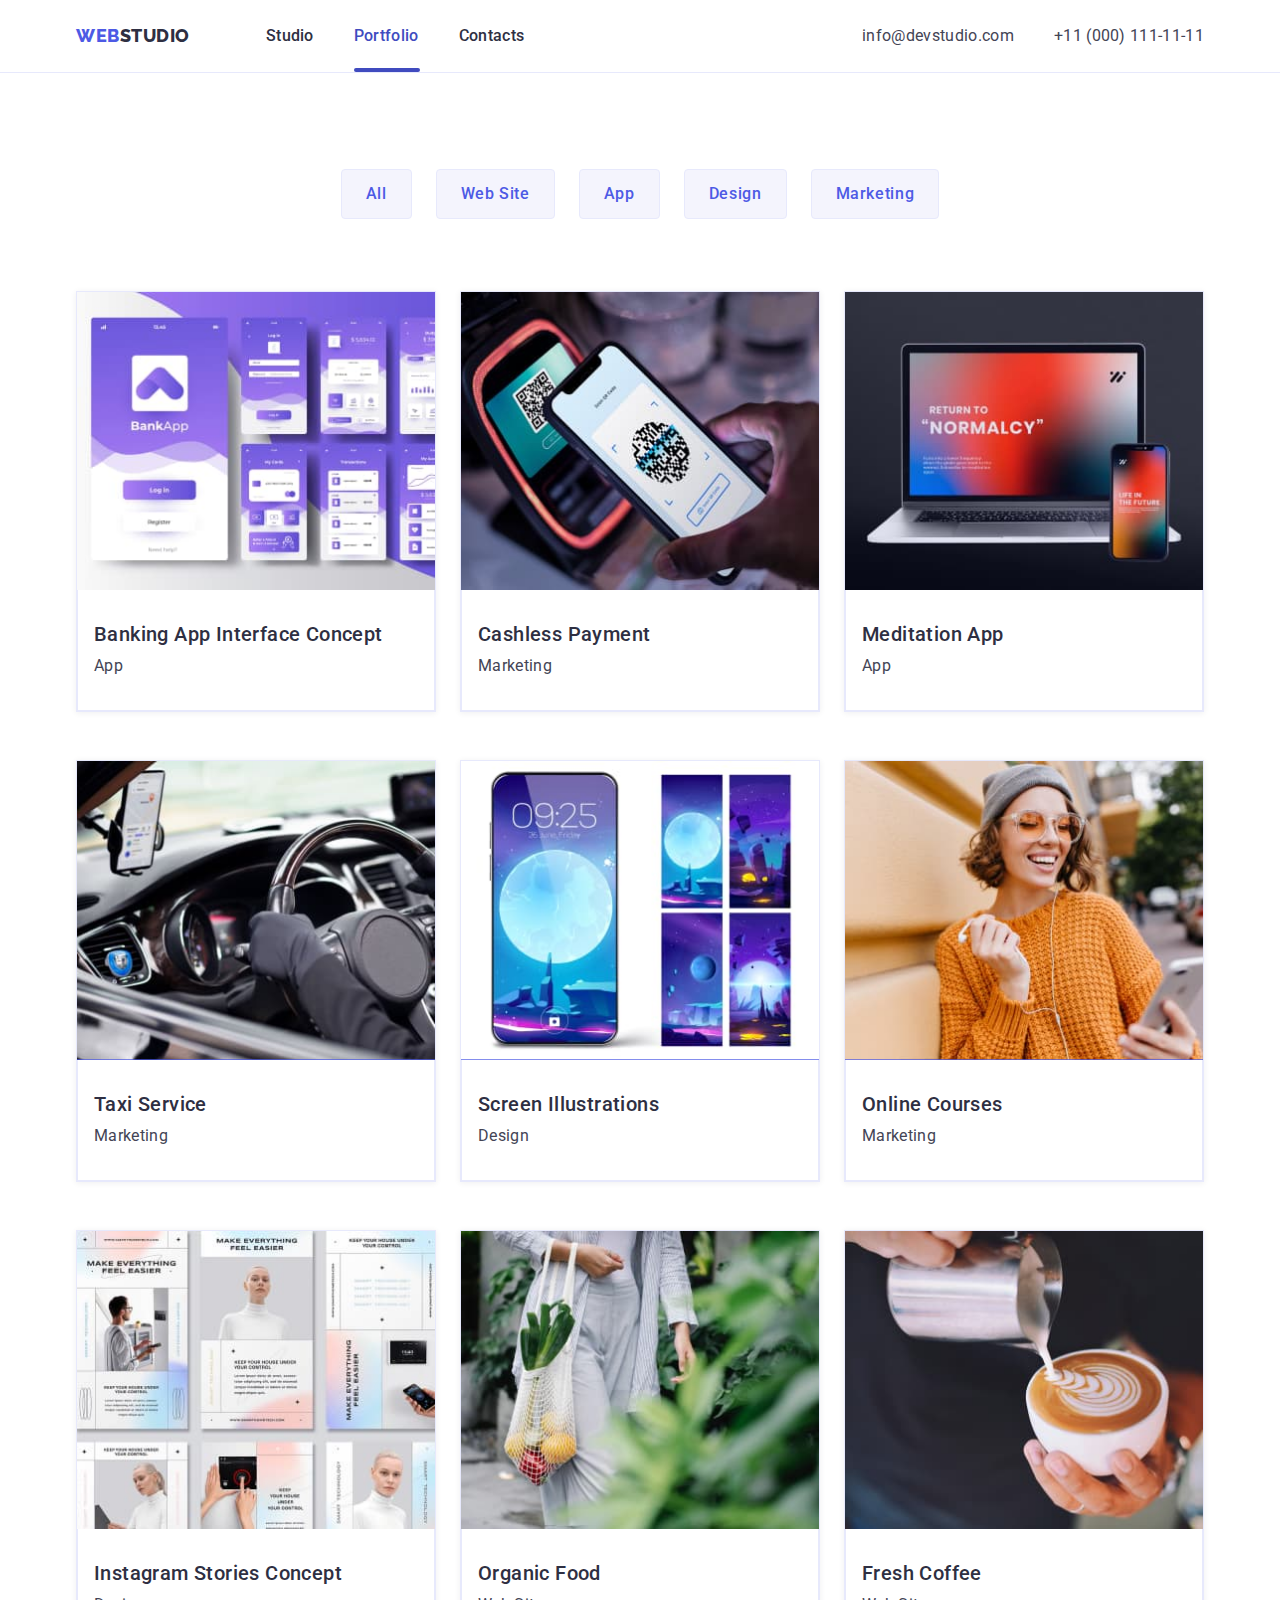
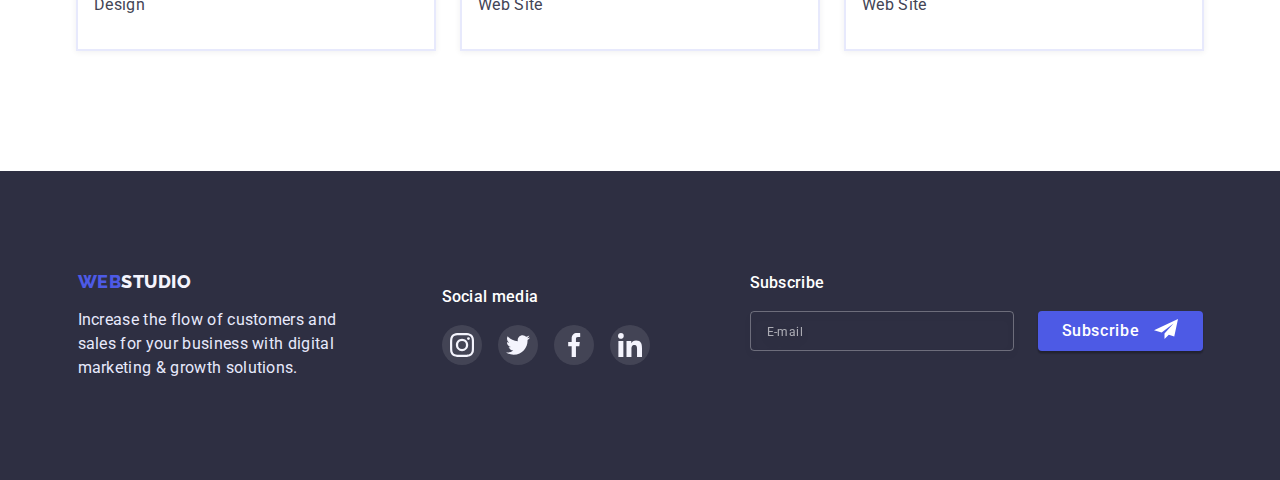
<file: portfolio.html>
<!DOCTYPE html>
<html lang="en">
<head>
    <meta charset="UTF-8">
    <meta http-equiv="X-UA-Compatible" content="IE=edge">
    <meta name="viewport" content="width=device-width, initial-scale=1.0">
    <title>Portfolio</title>
    <!-- Modern normalize -->
    <link rel="stylesheet" href="https://cdn.jsdelivr.net/npm/modern-normalize@1.1.0/modern-normalize.min.css">
    <link rel="stylesheet" href="./css/styles.css">
    <!--Fonts-->
    <link rel="preconnect" href="https://fonts.googleapis.com">
    <link rel="preconnect" href="https://fonts.gstatic.com" crossorigin>
    <link href="https://fonts.googleapis.com/css2?family=Roboto:wght@400;500;700;900&display=swap" rel="stylesheet">

    <link href="https://fonts.googleapis.com/css2?family=Raleway:wght@800&display=swap" rel="stylesheet">
</head>
<body>
    <!--Header-->
    <header class="header header-portfolio">
        <div class="container header-wrapper">
            <nav class="header-nav">
                <a href="./index.html" class="logo">WEB<span class="logo-second-part">STUDIO</span></a>
                <ul class="header-pages">
                    <li><a href="./index.html" class="nav-link">Studio</a></li>
                    <li><a href="./portfolio.html" class="nav-link current-page portfolio-underline">Portfolio</a></li>
                    <li><a href="" class="nav-link">Contacts</a></li>
                </ul>
            </nav>
            <!--<address class="header-contacts">-->
            <ul class="contacts-list">
                <li><a href="mailto:info@devstudio.com" class="contacts-link">info@devstudio.com</a></li>
                <li><a href="tel:+110001111111" class="contacts-link">+11 (000) 111-11-11</a></li>
            </ul>
            <!--</address>-->
        </div>
    </header>
    <!--Portfolio main page-->
    <main>
        <!--Categories list section-->
        <section class="categories-section section">
            <div class="container">
                <h1 hidden>Categories</h1>
                <ul class="ctg-list">
                    <li class="ctg-list-item"><button type="button" class="ctg-btn">All</button></li>
                    <li class="ctg-list-item"><button type="button" class="ctg-btn">Web Site</button></li>
                    <li class="ctg-list-item"><button type="button" class="ctg-btn">App</button></li>
                    <li class="ctg-list-item"><button type="button" class="ctg-btn">Design</button></li>
                    <li class="ctg-list-item"><button type="button" class="ctg-btn">Marketing</button></li>
                </ul>
                <ul class="list card-set">
                    <li class="list-item card-set-item">
                        <a href="" class="card-link">
                            <div class="portfolio-overlay-div">
                                <img src="./images/portfolio/img1.jpg" alt="Banking App Interface Concept" width="360" height="300" class="image">
                                <p class="portfolio-card-overlay">14 Stylish and User-Friendly App Design Concepts · Task Manager App · Calorie Tracker App · Exotic Fruit Ecommerce App · Cloud Storage App</p>
                            </div>
                            <div class="cards-wrapper">
                                <h2 class="section-subtitle">Banking App Interface Concept</h2>
                                <p class="section-desc">App</p>
                            </div>
                        </a>
                    </li>
                    <li class="list-item card-set-item">
                        <a href="" class="card-link">
                            <div class="portfolio-overlay-div">
                                <img src="./images/portfolio/img2.jpg" alt="Cashless Payment" width="360" height="300" class="image">
                                <p class="portfolio-card-overlay">14 Stylish and User-Friendly App Design Concepts · Task Manager App · Calorie Tracker App · Exotic Fruit Ecommerce App · Cloud Storage App</p>
                            </div>
                            <div class="cards-wrapper">
                                <h2 class="section-subtitle">Cashless Payment</h2>
                                <p class="section-desc">Marketing</p>
                            </div>
                        </a>
                    </li>
                    <li class="list-item card-set-item">
                        <a href="" class="card-link">
                            <div class="portfolio-overlay-div">
                                <img src="./images/portfolio/img3.jpg" alt="Meditation App" width="360" height="300" class="image">
                                <p class="portfolio-card-overlay">14 Stylish and User-Friendly App Design Concepts · Task Manager App · Calorie Tracker App · Exotic Fruit Ecommerce App · Cloud Storage App</p>
                            </div>
                            <div class="cards-wrapper">
                                <h2 class="section-subtitle">Meditation App</h2>
                                <p class="section-desc">App</p>
                            </div>
                        </a>
                    </li>
                    <li class="list-item card-set-item">
                        <a href="" class="card-link">
                            <div class="portfolio-overlay-div">
                                <img src="./images/portfolio/img4.jpg" alt="Taxi Service" width="360" height="300" class="image">
                                <p class="portfolio-card-overlay">14 Stylish and User-Friendly App Design Concepts · Task Manager App · Calorie Tracker App · Exotic Fruit Ecommerce App · Cloud Storage App</p>
                            </div>
                            <div class="cards-wrapper">
                                <h2 class="section-subtitle">Taxi Service</h2>
                                <p class="section-desc">Marketing</p>
                            </div>
                        </a>
                    </li>
                    <li class="list-item card-set-item">
                        <a href="" class="card-link">
                            <div class="portfolio-overlay-div">
                                <img src="./images/portfolio/img5.jpg" alt="Screen Illustrations" width="360" height="300" class="image">
                                <p class="portfolio-card-overlay">14 Stylish and User-Friendly App Design Concepts · Task Manager App · Calorie Tracker App · Exotic Fruit Ecommerce App · Cloud Storage App</p>
                            </div>
                            <div class="cards-wrapper">
                                <h2 class="section-subtitle">Screen Illustrations</h2>
                                <p class="section-desc">Design</p>
                            </div>
                        </a>
                    </li>
                    <li class="list-item card-set-item">
                        <a href="" class="card-link">
                            <div class="portfolio-overlay-div">
                                <img src="./images/portfolio/img6.jpg" alt="Online Courses" width="360" height="300" class="image">
                                <p class="portfolio-card-overlay">14 Stylish and User-Friendly App Design Concepts · Task Manager App · Calorie Tracker App · Exotic Fruit Ecommerce App · Cloud Storage App</p>
                            </div>
                            <div class="cards-wrapper">
                                <h2 class="section-subtitle">Online Courses</h2>
                                <p class="section-desc">Marketing</p>
                            </div>
                        </a>
                    </li>
                    <li class="list-item card-set-item">
                        <a href="" class="card-link">
                            <div class="portfolio-overlay-div">
                                <img src="./images/portfolio/img7.jpg" alt="Instagram Stories Concept" width="360" height="300" class="image">
                                <p class="portfolio-card-overlay">14 Stylish and User-Friendly App Design Concepts · Task Manager App · Calorie Tracker App · Exotic Fruit Ecommerce App · Cloud Storage App</p>
                            </div>
                            <div class="cards-wrapper">
                                <h2 class="section-subtitle">Instagram Stories Concept</h2>
                                <p class="section-desc">Design</p>
                            </div>
                        </a>
                    </li>
                    <li class="list-item card-set-item">
                        <a href="" class="card-link">
                            <div class="portfolio-overlay-div">
                                <img src="./images/portfolio/img8.jpg" alt="Organic Food" width="360" height="300" class="image">
                                <p class="portfolio-card-overlay">14 Stylish and User-Friendly App Design Concepts · Task Manager App · Calorie Tracker App · Exotic Fruit Ecommerce App · Cloud Storage App</p>
                            </div>
                            <div class="cards-wrapper">
                                <h2 class="section-subtitle">Organic Food</h2>
                                <p class="section-desc">Web Site</p>
                            </div>
                        </a>
                    </li>
                    <li class="list-item card-set-item">
                        <a href="" class="card-link">
                            <div class="portfolio-overlay-div">
                                <img src="./images/portfolio/img9.jpg" alt="Fresh Coffee" width="360" height="300" class="image">
                                <p class="portfolio-card-overlay">14 Stylish and User-Friendly App Design Concepts · Task Manager App · Calorie Tracker App · Exotic Fruit Ecommerce App · Cloud Storage App</p>
                            </div>
                            <div class="cards-wrapper">
                                <h2 class="section-subtitle">Fresh Coffee</h2>
                                <p class="section-desc">Web Site</p>
                            </div>
                        </a>
                    </li>
                </ul>
            </div>
        </section>
    </main>
    <footer class="footer">
        <div class="container footer-outflex">
            <div class="footer-flex">
                <div class="footer-info">
                    <a href="./index.html" class="footer-logo">WEB<span class="footer-second-color">STUDIO</span></a>
                    <p class="footer-desc">Increase the flow of customers and sales for your business with digital marketing & growth solutions.</p>
                </div>
                <div class="footer-social">
                    <h2 class="footer-subtitle">Social media</h2>
                    <ul class="socials">
                        <li class="socials-item">
                            <a class="socials-link footer-link" href="https://instagram.com" aria-label="Instagram" target="_blank"
                                rel="noopener noreferrer">
                                <svg class="socials-icon" width="24" height="24">
                                    <use href="./images/icons.svg#instagram"></use>
                                </svg>
                            </a>
                        </li>
                        <li class="socials-item">
                            <a class="socials-link footer-link" href="" aria-label="Twitter" target="_blank" rel="noopener noreferrer">
                                <svg class="socials-icon" width="24" height="24">
                                    <use href="./images/icons.svg#twitter"></use>
                                </svg>
                            </a>
                        </li>
                        <li class="socials-item">
                            <a class="socials-link footer-link" href="" aria-label="Facebook" target="_blank" rel="noopener noreferrer">
                                <svg class="socials-icon" width="24" height="24">
                                    <use href="./images/icons.svg#facebook"></use>
                                </svg>
                            </a>
                        </li>
                        <li class="socials-item">
                            <a class="socials-link footer-link" href="" aria-label="Linkedin" target="_blank" rel="noopener noreferrer">
                                <svg class="socials-icon" width="24" height="24">
                                    <use href="./images/icons.svg#linkedin"></use>
                                </svg>
                            </a>
                        </li>
                    </ul>
                </div>
            </div>
            <div class="footer-subscribe">
                <p class="footer-subtitle">Subscribe</p>
                <form class="footer-form">
                    <label class="footer-field">
                        <input type="email" required placeholder="E-mail" class="footer-input" name="subscribe">
                    </label>
                    <button class="footer-btn" type="submit">Subscribe
                        <svg class="footer-btn-icon" width="24" height="20">
                          <use href="./images/icons.svg#subscribe"></use>
                        </svg>
                    </button>
                </form>
            </div>
        </div>
    </footer>
</body>
</html>
</file>
<file: css/styles.css>
:root {
    /* Font */
    --main-font: 'Roboto', sans-serif;
    --title-font: 'Raleway', sans-serif;

    /* Text colors  */
    --white-color: #ffffff;
    --white-60: rgba(255, 255, 255, 0.6);
    --white-30: rgba(255, 255, 255, 0.3);
    --modal-white: #FCFCFC;
    --text-navyblue: #2E2F42;
    --text-slate: #434455;
    --activate-iris: #4D5AE5;
    --pressed-ocean: #404BBF;
    --success-green-100: rgb(49, 208, 170);
    --success-green-75: rgb(49, 208, 170, 0.75);
    --success-green-50: rgb(49, 208, 170, 0.5);
    --success-green-10: rgba(49, 208, 170, 0.102);
    --light-slate: #8E8F99;
    --accent: #E7E9FC;
    --navyblue-modal: rgb(46, 47, 66, 0.4);
    --form-border-20: rgba(33, 33, 33, 0.2);
    --placeholder-text: rgba(117, 117, 117, 0.5);
    --checkbox-text: #757575;


    /* Background colors */
    --bg-light-cloud: #F4F4FD;
    --bg-hero-gray: rgba(46, 47, 66, 0.7);
    --link-dark-bd: rgba(255, 255, 255, 0.1);
    /* Card set */
    --indent: 72px;
    --items: 1;
    /*Other*/
    --anim: 250ms cubic-bezier(0.4, 0, 0.2, 1);
}

/* reset start */
h1,
h2,
h3,
h4,
h5,
h6,
p {
    margin: 0;
}

ul {
    margin: 0;
    padding: 0;
    list-style: none;
}

a {
    color: currentColor;
    text-decoration: none;
}

button {
    cursor: pointer;
}

img {
    display: block;
}

.visually-hidden {
    position: absolute;
    width: 1px;
    height: 1px;
    margin: -1px;
    border: 0;
    padding: 0;

    white-space: nowrap;
    clip-path: inset(100%);
    clip: rect(0 0 0 0);
    overflow: hidden;
}

/* reset end */

/* Base styles */
body{
    font-family: var(--main-font);
    background-color: var(--white-color);
    font-size: 16px;
}

button{
    box-shadow: 0px 3px 1px rgba(0, 0, 0, 0.1), 0px 2px 1px rgba(0, 0, 0, 0.08), 0px 2px 2px rgba(0, 0, 0, 0.12);
    border-radius: 4px;
    border-width: 0;
    
    cursor: pointer;
    transition: background-color var(--anim);
}
button:hover,button:focus{
    background-color: var(--pressed-ocean);
}

img {
  display: block;
  max-width: 100%;
  height: auto;

  object-fit: cover;
  object-position: center;
}
/* 320px <= phone screen <= infinity */
.section {
    padding-top: 96px;
    padding-bottom: 96px;
    /*outline: 2px solid blueviolet;
    outline-offset: -2px; */
}
/* 768px <= tablet screen <= infinity */
@media screen and (min-width: 768px) {
    .section {
    padding-top: 96px;
    padding-bottom: 96px; 
}
}
/* 1200px <= tablet screen <= infinity */
@media screen and (min-width: 1200px) {
    .section {
    padding-top: 120px;
    padding-bottom: 120px;
}
}

/* 320px <= phone screen <= infinity */
.container {
    max-width: 428px;
    padding-left: 15px;
    padding-right: 15px;
    margin-left: auto;
    margin-right: auto;

   /* outline: 2px solid red;
    outline-offset: -2px;*/
}
/* 768px <= tablet screen <= infinity */
@media screen and (min-width: 768px) {
    .container {
    max-width: 768px;
    }
}

/* 1200px <= tablet screen <= infinity */
@media screen and (min-width: 1200px) {
    .container {
    max-width: 1158px;
    }
}


/* Card set / grid*/

.card-set {
    display: flex;
    flex-wrap: wrap;

    gap: var(--indent);
}

.card-set-item {
    flex-basis: calc((100% - (var(--indent) * (var(--items) - 1))) / var(--items));
}

/*Header*/

/* 320px <= phone screen <= infinity */
.header{
    padding-top: 24px;
    padding-bottom: 24px;
    position: relative;
}
.header-portfolio {
    border-bottom: 1px solid var(--accent);
}
.header-wrapper {
    display: none;

}
/* 768px <= tablet screen <= infinity */
@media screen and (min-width: 768px) {
    .header-wrapper {
        display: flex;
        align-items: center;
    }
    .mobile-header-wrap {
        display: none;
    }
}

/* 1200px <= tablet screen <= infinity */
@media screen and (min-width: 1200px) {}
.header-nav {
    display: flex;
    align-items: center;
    line-height: 1.5;
    letter-spacing: 0.02em;

    color: var(--text-navyblue);
    margin-right: auto;
}

.logo{
    font-family: var(--title-font);
    font-weight: 800;
    font-size: 18px;
    line-height: calc(24 / 18);
    letter-spacing: 0.03em;

    color: var(--activate-iris);
    margin-right: 76px;
}

.logo-second-part {
    color: var(--text-navyblue);
}

.nav-link {
    display: block;
    font-weight: 500;
    line-height: 1.5;
    letter-spacing: 0.02em;

    color: var(--text-navyblue);
    transition: color var(--anim);
}
.nav-link:hover,
.nav-link:focus {
    color: var(--pressed-ocean)
}

.current-page,.current-link {
    color: var(--pressed-ocean);
}

.studio-underline::after, .portfolio-underline::after {
    content: "";
    position: absolute;
    bottom: 0;

    display: block;
    width: 48px;
    height: 4px;

    background-color: var(--pressed-ocean);
    border-radius: 2px;
}

.portfolio-underline::after {
    width: 66px;
}

.header-pages {

    display: flex;
    align-items: center;
    gap: 40px;
}
.socials {
    display: flex;
    gap: 16px;
}

.header-socials {
}


.contacts-link {
    font-style: normal;
    line-height: 1.5;
    letter-spacing: 0.02em;

    color: var(--text-slate);
    transition: color var(--anim);
}

.contacts-link:hover,
.contacts-link:focus {
    color: var(--pressed-ocean)
}

/* 768px <= tablet screen <= infinity */
@media screen and (min-width: 768px) {
    .contacts-list {
        display: flex;
        flex-direction: column;
        gap: 4px;
    }
    .contacts-link {
        font-size: 12px;
        line-height: calc(16 / 12);
        letter-spacing: 0.04em;
    }
    .logo {
        margin-right: 120px;
    }
    .header {
        padding-bottom: 9px;
    }
}

/* 1200px <= tablet screen <= infinity */
@media screen and (min-width: 1200px) {
    .contacts-list {
        flex-direction: row;
        gap: 40px;
    }
    .contacts-link {
        font-size: 16px;
        line-height: 1.5;

        letter-spacing: 0.02em;
    }
    .logo {
        margin-right: 76px;
    }
    .header {
        padding-bottom: 24px;
    }
}

/*Footer*/

/* 320px <= phone screen <= infinity */
.footer {
    padding-top: 100px;
    padding-bottom: 100px;
    background-color: var(--text-navyblue);
    text-align: center;
}

.footer-logo {
    display: block;
    font-family: var(--title-font);
    font-weight: 800;
    font-size: 18px;
    line-height: calc(21 / 18);

    align-items: center;
    letter-spacing: 0.03em;

    color: var(--activate-iris);
    margin-bottom: 16px;
}

.footer-second-color {
    color: var(--bg-light-cloud);
}
.footer-info {
    margin-left: auto;
    margin-right: auto;
    margin-bottom: 72px;
}
.footer-desc {
    width: 268px;
    line-height: 1.5;
    letter-spacing: 0.02em;
    color: var(--accent);
    text-align: left;
}

.footer-flex {
    display: flex;
    flex-direction: column;
    align-items: center;
    margin-bottom: 72px;
}

.footer-social {
    margin-left: auto;
    margin-right: auto;
    /*margin-right: 80px;*/
}


.footer-subtitle {
    margin-bottom: 16px;

    font-weight: 500;
    font-size: 16px;
    line-height: 1.5;
    letter-spacing: 0.02em;

    color: var(--white-color);
}

.footer-link {
    transition: background-color var(--anim);
}


.socials-link {
    display: flex;
    justify-content: center;
    align-items: center;
    width: 40px;
    height: 40px;
    background-color: var(--link-dark-bd);
    border-radius: 50%;
}

.footer-link:hover, .footer-link:focus {
    background-color: var(--success-green-100);
}
/* 768px <= tablet screen <= infinity */
@media screen and (min-width: 768px) {
    .footer {
        display: flex;
        justify-content: center;
    }
    .footer-flex {
        flex-direction: row;
        gap: 24px;
        margin-bottom: 72px;
    }
    .footer-info,.footer-social {
        text-align: left;
        margin: 0px;
    }
    .footer-desc {
    width: 264px;
    }
}

/* 1200px <= tablet screen <= infinity */
@media screen and (min-width: 1200px) {
    .footer-desc {
        margin-right: 120px;
    }
}

/*Footer form subscribe*/

/* 320px <= phone screen <= infinity */
.footer-form {
    display: flex;
    flex-direction: column;
    align-items: center;
    gap: 16px;

    gap: 24px;
}
.footer-subscribe {
    margin-left: auto;
    margin-right: auto;
}
.footer-input {
    padding: 0px 16px;
    font-size: 14px;
    line-height: 200%;
    letter-spacing: 0.04em;
    color: var(--white-color);
    min-width: 396px;
    width: 100%;
    margin-left: auto;
    margin-right: auto;
    height: 40px;
    border: 1px solid var(--white-30);
    border-radius: 4px;
    background-color: transparent;
    filter: drop-shadow(0px 4px 4px rgba(0, 0, 0, 0.15));
}
@media screen and (max-width: 400px) {
    .footer-input {
        min-width: 300px;
    }
}
.footer-input::placeholder {
    font-size: 12px;
    line-height: 200%;
    letter-spacing: 0.04em;
    color: var(--white-60);
}
.footer-input:focus::placeholder {
    display: block;
    color: var(--white-color);
}
.footer-btn {
    display: block;
    position: relative;
    width: 165px;
    height: 40px;
    padding: 8px 24px;
    

    font-weight: 500;
    font-size: 16px;
    line-height: 1.5;
    letter-spacing: 0.04em;
    color: var(--white-color);

    background-color: var(--activate-iris);
    border-radius: 4px;
    text-align: left;
    transition: background-color var(--anim);
}
.footer-btn-icon {
    position: absolute;
    top: 8px;
    left: 116px;
}

/* 768px <= tablet screen <= infinity */
@media screen and (min-width: 768px) {
    .footer-form {
        flex-direction: row;
        gap: 24px;
    }
    .footer-subtitle {
        text-align: left;
    }
    .footer-input {
        min-width: 0;
        width: 264px;
    }
}

/* 1200px <= tablet screen <= infinity */
@media screen and (min-width: 1200px) {
    .footer-desc {
        margin-right: 0;
    }
    .footer-form {
    display: flex;
    align-items: center;
    }
    .footer-flex {
        gap: 100px;
        margin-bottom: 0;
    }
    .footer-outflex {
        display: flex;
        gap: 100px;
    }
}

/* Index HTML Main page*/

/*Main page - Hero section*/

@media screen and (max-width: 767px) {
  .hero {
    min-height: 432px;
    max-width: 1440px;
    background-image: linear-gradient(rgba(46, 47, 66, 0.7), rgba(46, 47, 66, 0.7)), url(../images/hero/hero-bg_mob@1x.jpg);
  }
}
@media screen and (min-width: 768px) and (max-width: 1199.98px) {
  .hero {
    /*min-height: 436px;*/
    width: 100%;
    background-image: linear-gradient(rgba(46, 47, 66, 0.7), rgba(46, 47, 66, 0.7)), url(../images/hero/hero-bg_tab@1x.jpg);
  }
}
@media screen and (min-width: 1200px) {
  .hero {
    height: 600px;
    background-image: linear-gradient(rgba(46, 47, 66, 0.7), rgba(46, 47, 66, 0.7)), url(../images/hero/hero-bg_desc@1x.jpg);
  }
}

@media screen and (min-device-pixel-ratio: 2) and (max-width: 767px), (-webkit-min-device-pixel-ratio: 2) and (max-width: 767px), (min-resolution: 192dpi) and (max-width: 767px), (min-resolution: 2dppx) and (max-width: 767px) {
  .hero {
    background-image: linear-gradient(rgba(46, 47, 66, 0.7), rgba(46, 47, 66, 0.7)), url(../images/hero/hero-bg_mob@2x.jpg);
  }
}
@media screen and (min-device-pixel-ratio: 2) and (min-width: 768px), (-webkit-min-device-pixel-ratio: 2) and (min-width: 768px), (min-resolution: 192dpi) and (min-width: 768px), (min-resolution: 2dppx) and (min-width: 768px) {
  .hero {
    background-image: linear-gradient(rgba(46, 47, 66, 0.7), rgba(46, 47, 66, 0.7)), url(../images/hero/hero-bg_tab@2x.jpg);
  }
}
@media screen and (min-device-pixel-ratio: 2) and (min-width: 1200px), (-webkit-min-device-pixel-ratio: 2) and (min-width: 1200px), (min-resolution: 192dpi) and (min-width: 1200px), (min-resolution: 2dppx) and (min-width: 1200px) {
  .hero {
    background-image: linear-gradient(rgba(46, 47, 66, 0.7), rgba(46, 47, 66, 0.7)), url(../images/hero/hero-bg_desc@2x.jpg);
  }
}



/* 320px <= phone screen <= infinity */
.hero {
    text-align: center;
    padding-top: 112px;
    padding-bottom: 112px;
    /*background: linear-gradient(rgba(46, 47, 66, 0.7), rgba(46, 47, 66, 0.7)) ,url(../images/hero/hero-bg.jpg);*/
    background-repeat: no-repeat;
    background-size: cover;
    max-width: 1440px;
    margin: 0 auto;
    }
/* 768px <= tablet screen <= infinity */
@media screen and (min-width: 768px) {
    .hero {
        /*padding-top: 112px;
        padding-bottom: 112px;*/
        /*min-width: 768px;*/
    }
}

/* 1200px <= tablet screen <= infinity */
@media screen and (min-width: 1200px) {
    .hero {
        padding-top: 188px;
        padding-bottom: 188px;
        max-width: 1440px;
    }
}

/* 320px <= phone screen <= infinity */
.hero-title {
    max-width: 320px;
    margin-bottom: 72px;
    margin-left: auto;
    margin-right: auto;

    font-size: 36px;
    line-height: calc(40 / 36);
    letter-spacing: 0.02em;

    color: var(--white-color);
}
/* 768px <= tablet screen <= infinity */
@media screen and (min-width: 768px) {
    .hero-title {
    max-width: 496px;
    margin-bottom: 40px;

    font-size: 56px;
    line-height: calc(60 / 56);
}}

/* 1200px <= tablet screen <= infinity */
@media screen and (min-width: 1200px) {
    .hero-title {
    max-width: 500px;
    margin-bottom: 48px;

}
}
.hero-btn {
    padding: 16px 32px;
    margin: 0 auto;

    font-weight: 500;
    font-size: 16px;
    letter-spacing: 0.04em;

    background: var(--activate-iris);
    box-shadow: 0px 4px 4px rgba(0, 0, 0, 0.15);

    color: var(--white-color);
}
.hero-btn:hover, .hero-btn:active{
    background-color: var(--pressed-ocean);
}

/*Main page - Features section*/

.features-list-item {
    flex-basis: 396px;
    gap: 72px;
}
.features-icon {
    display: none;
}
.features-wrapper {
    display: none;
}
.section-subtitle {
    margin-bottom: 8px;

    font-weight: 700;
    font-size: 36px;
    line-height: calc(40 / 36);
    letter-spacing: 0.02em;

    color: var(--text-navyblue);
}
.features-subtitle {
    text-align: center;
    
}
.section-desc {
    line-height: 1.5;
    letter-spacing: 0.02em;
    color: var(--text-slate);
}

/* 320px <= phone screen <= infinity */
@media screen and (max-width: 767.98px) {
    .features-list {
        display: flex;
        justify-content: center;
    }
}
@media screen and (min-width: 1200px)  {
    .features {
        padding-bottom: 0;
    }
}

/* 768px <= tablet screen <= infinity */
@media screen and (min-width: 768px) {
    .features-icon {
        display: none;
    }
    .features-list {
        row-gap: var(--indent);
        column-gap: 24px;
    }
    .features-list-item {
        --items: 2;
        flex-basis: 356px;
    }
    .features-subtitle {
        text-align: left;
    }
}

/* 1200px <= tablet screen <= infinity */
@media screen and (min-width: 1200px) {
    .features-wrapper {
        height: 112px;
        display: flex;
        justify-content: center;
        align-items: center;
        margin-bottom: 8px;

        border-radius: 4px;
        background-color: var(--bg-light-cloud);
    }
    .features-icon {
        display: block;
    }
    .section-subtitle {
    font-weight: 500;
    font-size: 20px;
    line-height: calc(24 / 20);
    }
    .features-list {
        gap: 24px;
    }
    .features-list-item {
        --items: 4;
        flex-basis: 264px;
    }
    .features-subtitle {
        text-align: left;
    }
}
/*Main page - About section*/
/* 320px <= phone screen <= infinity */
.section-title{
    margin-bottom: 72px;

    font-size: 36px;
    text-transform: capitalize;
    line-height: calc(40 / 36);
    letter-spacing: 0.02em;
    text-align: center;
    color: var(--text-navyblue);
}
/* 768px <= tablet screen <= infinity */
@media screen and (max-width: 1199.98px) {
    .about {
        display: none;
    }
}

/* 1200px <= tablet screen <= infinity */
@media screen and (min-width: 1200px) {
    .about-list {
        --indent: 24px;
        --items: 3;
    }

    .about-item {
        flex-basis: 360px;
    }
}

/*Main page - Team section*/

/* 320px <= phone screen <= infinity */
.team {
    background-color: var(--bg-light-cloud);
}
.team-list {
    --items: 1;
    justify-content: center;
}
.team-list-item {
    flex-basis: 260px;
    background: var(--white-color);
    box-shadow: 0px 1px 6px rgba(46, 47, 66, 0.08), 0px 1px 1px rgba(46, 47, 66, 0.16), 0px 2px 1px rgba(46, 47, 66, 0.08);
    border-radius: 0px 0px 4px 4px;
}
/* 768px <= tablet screen <= infinity */
@media screen and (min-width: 768px) {
    .team-list {
        row-gap: 64px;
        column-gap: 24px;
        --items: 2;
    }
    .team-list-item {
        flex-basis: 264px;
    }
}

/* 1200px <= tablet screen <= infinity */
@media screen and (min-width: 1200px) {
    .team-list {
        --items: 4;
}
}

.team-wrapper {
    padding: 32px 16px;
}
@media screen and (max-width: 1199.98px) {
.team-subtitle {
    font-weight: 500;
    font-size: 20px;
    line-height: calc(24 / 20);
}
}
.team-desc {
    margin-bottom: 8px;
}

.team-list-item {
    text-align: center;
}

.team-position {
    font-weight: 400;
    font-size: 16px;
    line-height: 1.5;
    letter-spacing: 0.02em;

    color: var(--text-slate);
}

/* Socials team*/
.team-socials {
    gap:24px;
}
.team-link {
    background-color: var(--activate-iris);
    border-radius: 50%;
    transition: background-color var(--anim);
}
.team-link:hover, .team-link:focus {
    background-color: var(--pressed-ocean);
}

/* Customers section*/

/* 320px <= phone screen <= infinity */

.cust-link {
    display: flex;
    justify-content: center;
    align-items: center;
    width: 100%;
    height: 88px;

    color: var(--light-slate);
    border: 1px solid var(--light-slate);
    border-radius: 4px;
    transition: color var(--anim), border-color var(--anim);
}

.cust-link:hover, .cust-link:focus {
    color: var(--pressed-ocean);
    border-color: var(--pressed-ocean);
}
.cust-icon {
    fill: currentColor;
}

.cust-list {
    --items: 2;
    justify-content: center;
    column-gap: 16px;
}

.cust-item {
        flex-basis: calc((100% - 16px) / 2);
    }
/* 768px <= tablet screen <= infinity */
@media screen and (min-width: 768px) {
    .cust-list {
     --items: 3;
     column-gap: 24px;
    }
    .cust-item {
        flex-basis: 168px;
    }
}

/* 1200px <= tablet screen <= infinity */
@media screen and (min-width: 1200px) {
    .cust-list {
        --items: 6;
    }
    .cust-item {
    width: 168px;
    height: 88px;
}
}

/*Portfolio - Catalog section*/

.categories-section {
    padding-top: 96px;
}

.ctg-list {
    display: flex;
    align-items: center;
    justify-content: center;
    gap: 24px;

    margin-bottom: 72px;
}

.ctg-list-item {}

.ctg-btn {
    padding: 12px 24px;

    font-weight: 500;
    font-size: 16px;
    line-height: 1.5;

    letter-spacing: 0.04em;

    box-shadow: none;

    background: var(--bg-light-cloud);
    color: var(--activate-iris);
    border: 1px solid var(--accent);
    transition: color var(--anim), box-shadow var(--anim), background-color var(--anim);
}

.ctg-btn:hover,
.ctg-btn:focus {
    color: white;
    box-shadow: 0px 3px 1px rgba(0, 0, 0, 0.1), 0px 2px 1px rgba(0, 0, 0, 0.08), 0px 2px 2px rgba(0, 0, 0, 0.12);
}

.cards-wrapper {
    background-color: var(--white-color);
    border: 1px solid var(--accent);
    border-top: none;

    padding: 32px 0px 32px 16px;
}

.list {
    column-gap: 24px;
    row-gap: 48px;
}

.list-item {
    flex-basis: calc((100% - 48px) / 3);
    border: 1px solid #E7E9FC;
    box-shadow: 0px 1px 6px rgba(46, 47, 66, 0.08);
}

.card-link {
    transition: box-shadow var(--anim);
}

.card-link:hover,
.card-link:focus {
    display: block;
    box-shadow: 0px 1px 6px rgba(46, 47, 66, 0.08), 0px 1px 1px rgba(46, 47, 66, 0.16), 0px 2px 1px rgba(46, 47, 66, 0.08);
}

img {
    display: block;
    max-width: 100%;
    height: auto;
}

/*Overlay card*/
.portfolio-overlay-div{
    position: relative;
    overflow: hidden;
}

.portfolio-card-overlay{
    background-color: var(--activate-iris);
    font-size: 16px;
    line-height: 1.5;
    letter-spacing: 0.02em;
    padding-left: 32px;
    padding-right: 32px;
    padding-top: 40px;
    color: #F4F4FD;
    position: absolute;
    left: 0;
    top: 0;
    width: 100%;
    height: 100%;
    overflow: auto;
    transform: translate(0, 100%);
    transition: transform var(--anim);

}

.card-link:hover .portfolio-card-overlay,
.card-link:focus .portfolio-card-overlay{
    transform: translate(0, 0);
}

/*Modal*/
.backdrop {
    position: fixed;
    top: 0;
    left: 0;
    z-index: 1000;
    width: 100%;
    height: 100%;
    background-color: var(--navyblue-modal);

    transition: opacity 400ms ease, visibility 400ms ease;
}

.backdrop.is-hidden {
    opacity: 0;
    visibility: hidden;
    pointer-events: none;
}
.backdrop.is-hidden .modal {
    transform: translateX(-50%) translateY(-70%);
    opacity: 0;

    transition-delay: 200ms;
}
.modal {
    position: absolute;
    top: 50%;
    left: 50%;
    transform: translate(-50%, -50%);
    width: 95%;
    min-height: 586px;
    padding: 72px 24px 24px;
    background: var(--modal-white);
    box-shadow: 0px 1px 1px rgba(0, 0, 0, 0.14), 0px 1px 3px rgba(0, 0, 0, 0.12), 0px 2px 1px rgba(0, 0, 0, 0.2);
    border-radius: 4px;

    transition: transform 400ms ease 200ms, opacity 400ms ease 200ms;
}
@media screen and (min-width: 428px) {
    .modal {
        width: 392px;
    }
}

@media screen and (min-width: 768px) {
    .modal {
        width: 408px;
    }
}

/* 1200px <= tablet screen <= infinity */
@media screen and (min-width: 1200px) {
    .cust-list {
        --items: 6;
    }
    .cust-item {
    width: 168px;
    height: 88px;
}
}
.modal-btn {
    display: flex;
    align-items: center;
    justify-content: center;
    position: absolute;
    top: 24px;
    right: 24px;
    width: 24px;
    height: 24px;
    background: var(--accent);
    border: 1px solid rgba(0, 0, 0, 0.1);
    border-radius: 50%;
    box-shadow: none;

    transition: background-color var(--anim), fill var(--anim);
}
.modal-btn:hover>.modal-icon, .modal-btn:focus>.modal-icon, .mobile-menu-close-btn:hover>.mobile-menu-close-icon, .mobile-menu-close-btn:focus>.mobile-menu-close-icon {
    fill: var(--white-color);
}
.modal-icon {
    fill: black;
}

/*Modal form*/

.modal-title {
    display: block;
    text-align: center;
    margin-bottom: 14px;

    font-weight: 500;
    font-size: 16px;
    line-height: 1.5;
   
    letter-spacing: 0.02em;
    color: var(--text-navyblue);
}
.modal-form {
}
.modal-form-label {
    display: block;
    font-size: 12px;
    line-height: calc(14 / 12);
    letter-spacing: 0.01em;
    color: var(--light-slate);
    margin-bottom: 4px;
}
.modal-form-group {
    position: relative;
    margin-bottom: 8px;
}
.modal-form-input {
    outline: transparent;
    width: 100%;
    height: 40px;
    padding: 8px 40px;

    border: 1px solid rgba(33, 33, 33, 0.2);
    border-radius: 4px;
    transition: fill var(--anim), border-color var(--anim);
}

.modal-form-input:focus, .modal-comment:focus, .modal-form-input:not(:placeholder-shown), .modal-comment:not(:placeholder-shown) {
    border-color: var(--activate-iris);

}
.modal-form-input:focus + .modal-form-icon, .modal-form-input:not(:placeholder-shown) + .modal-form-icon {
    fill: var(--activate-iris);
}
.modal-form-icon {
    position: absolute;
    top: 9px;
    left: 16px;
    pointer-events: none;
    fill: var(--text-navyblue);
    transition: fill var(--anim);
}
.modal-comment {
    outline: transparent;
    width: 100%;
    height: 120px;
    padding: 8px 16px;
    margin-bottom: 12px;

    border: 1px solid var(--form-border-20);
    border-radius: 4px;
    resize: none;

    font-size: 12px;
    line-height: calc(16 / 12);
    letter-spacing: 0.04em;

    color: var(--text-navyblue);
    transition: border-color var(--anim);
}
.modal-comment::placeholder {
    font-weight: 500;
    font-size: 12px;
    line-height: calc(16 / 12);
    letter-spacing: 0.04em;

    color: var(--placeholder-text);

}

.modal-form-agree {
    display: flex;
    align-items: center;  
    gap: 8px; 
}
.modal-checkbox {
    display: block;
    outline: none;
    width: 16px;
    height: 16px;
    border: 1.25px solid var(--text-navyblue);
    border-radius: 2px;

    background-image: url(../images/modal/checker.svg);
    background-repeat: no-repeat;
    background-position: center;
    background-size: 0;
    transition: background-color var(--anim), border-color var(--anim), background-size var(--anim);
}
.modal-checkbox:checked {
    background-image: url(../images/icons.svg#cross);
    background-color: var(--pressed-ocean);
    border-color: var(--pressed-ocean);
    background-size: 12px;
}
.modal-form-accept {
    font-size: 12px;
    line-height: calc(16 / 12);
    letter-spacing: 0.04em;
    user-select: none;
    color: var(--checkbox-text);

}
.modal-form-link {
    color: var(--activate-iris);
    text-decoration: underline;
    text-underline-offset: 4px;
}
.modal-form-btn {
    display: block;
    margin-left: auto;
    margin-right: auto;
    margin-top: 24px;

    width: 169px;
    height: 56px;
    color: var(--white-color);
    background-color: var(--activate-iris);
    box-shadow: 0px 4px 4px rgba(0, 0, 0, 0.15);
    border-radius: 4px;

    transition: background-color var(--anim);
}

/*Mobile menu*/
@media only screen and (max-width: 767px) {
  .menu {
    display: none;
  }
}
@media screen and (min-width: 768px) {
  .menu {
    display: -webkit-box;
    display: -ms-flexbox;
    display: flex;
    -webkit-box-align: center;
        -ms-flex-align: center;
            align-items: center;
    height: 100%;
    gap: 40px;
    margin-right: auto;
  }
}
@media screen and (min-width: 768px) and (max-width: 1199px) {
  .menu {
    margin-left: 120px;
  }
}
@media screen and (min-width: 1200px) {
  .menu {
    margin-left: 76px;
  }
}

@media only screen and (max-width: 767px) {
  .contact-menu {
    display: none;
  }
}
@media screen and (min-width: 768px) and (max-width: 1199px) {
  .contact-menu {
    display: -webkit-box;
    display: -ms-flexbox;
    display: flex;
    -webkit-box-orient: vertical;
    -webkit-box-direction: normal;
        -ms-flex-direction: column;
            flex-direction: column;
    gap: 4px;
    margin-left: auto;
  }
}
@media screen and (min-width: 1200px) {
  .contact-menu {
    display: -webkit-box;
    display: -ms-flexbox;
    display: flex;
    -webkit-box-align: center;
        -ms-flex-align: center;
            align-items: center;
    gap: 40px;
  }
}

@media only screen and (max-width: 767px) {
  .mobile-menu-open {
    background-color: transparent;
    border: none;
    box-shadow: none;
    padding: 0;
    line-height: 0;
  }
  .mobile-menu-open:hover, .mobile-menu-open:focus {
    background-color: transparent;
  }
}
@media screen and (min-width: 768px) {
  .mobile-menu-open {
    display: none;
  }
}
@media screen and (min-width: 1200px) {
  .mobile-menu-open {
    display: none;
  }
}

.mobile-header-container {
  position: relative;
  display: -webkit-box;
  display: -ms-flexbox;
  display: flex;
  -webkit-box-pack: justify;
      -ms-flex-pack: justify;
          justify-content: space-between;
}
@media screen and (min-width: 768px) {
  .mobile-header-container {
    display: none;
  }
}

@media only screen and (max-width: 767px) {
  .page-header-container {
    display: none;
  }
}
@media screen and (min-width: 768px) and (max-width: 1199px) {
  .page-header-container {
    display: -webkit-box;
    display: -ms-flexbox;
    display: flex;
    -webkit-box-align: center;
        -ms-flex-align: center;
            align-items: center;
  }
}
@media screen and (min-width: 1200px) {
  .page-header-container {
    display: -webkit-box;
    display: -ms-flexbox;
    display: flex;
    -webkit-box-align: center;
        -ms-flex-align: center;
            align-items: center;
  }
}

.page-header {
  border-bottom: 1px solid #E7E9FC;
}

@media screen and (min-width: 768px) {
  .page-nav {
    display: -webkit-box;
    display: -ms-flexbox;
    display: flex;
    -webkit-box-align: center;
        -ms-flex-align: center;
            align-items: center;
  }
}

.menu-item:not(:last-child) {
  gap: 40px;
}

.address-page {
  margin-left: auto;
}

.menu-link {
  font-weight: 500;
  line-height: 1.5;
  color: var(--title-color);
  letter-spacing: 0.02cm;
  -webkit-transition: color var(--anim);
  transition: color var(--anim);
  padding-top: 24px;
  padding-bottom: 24px;
  position: relative;
  display: block;
}
.menu-link:hover, .menu-link:focus {
  color: var(--pressed-ocean);
}

.menu-link {
  font-weight: 500;
  line-height: 1.5;
  color: var(--title-color);
  letter-spacing: 0.02cm;
  -webkit-transition: color var(--anim);
  transition: color var(--anim);
  padding-top: 24px;
  padding-bottom: 24px;
  position: relative;
  display: block;
}
.menu-link:hover, .menu-link:focus {
  color: var(--pressed-ocean);
}

.contact-link {
  letter-spacing: 0.02em;
  font-style: normal;
  line-height: 1.5;
  color: var(--text-color);
  -webkit-transition: color var(--anim);
  transition: color var(--anim);
}
.contact-link:hover, .contact-link:focus {
  color: var(--pressed-ocean);
}
@media screen and (min-width: 768px) and (max-width: 1199px) {
  .contact-link {
    font-size: 12px;
  }
}

.mobile-menu-item {
  color: #404BBF;
}
.current::after {
  content: "";
  display: block;
  width: 100%;
  height: 4px;
  border-radius: 2px;
  background-color: #404BBF;
  position: absolute;
  bottom: -1px;
}

.mobile-menu {
  position: fixed;
  width: 100%;
  height: 100vh;
  top: 0;
  left: 0;
  z-index: 1000;
  -webkit-transform: translateX(-140%);
          transform: translateX(-140%);
  background-color: var(--white-color);
}
@media screen and (min-width: 768px) and (max-width: 1199px) {
  .mobile-menu {
    display: none;
  }
}
@media screen and (min-width: 1200px) {
  .mobile-menu {
    display: none;
  }
}

.mobile-menu.is-open {
  -webkit-transform: translateX(0);
          transform: translateX(0);
}

.mobile-menu-container {
  position: relative;
  display: -webkit-box;
  display: -ms-flexbox;
  display: flex;
  -webkit-box-orient: vertical;
  -webkit-box-direction: normal;
      -ms-flex-flow: column;
          flex-flow: column;
  height: 100%;
  padding: 40px;
}

@media only screen and (max-width: 767px) {
  .mobile-menu-close-btn {
    position: absolute;
    display: flex;
    justify-content: center;
    align-items: center;
    top: 40px;
    right: 40px;
    width: 24px;
    height: 24px;
    border-radius: 50%;
    padding: 0;
    background-color: #E7E9FC;
    border: 1px solid rgba(0, 0, 0, 0.1);
    -webkit-transition: background-color var(--anim), fill var(--anim);
    transition: background-color var(--anim), fill var(--anim);
  }
  .mobile-menu-close-btn:hover, .mobile-menu-close-btn:focus {
    fill: var(--white-color);
  }
}

.mobile-menu-item {
  font-weight: 700;
  font-size: 36px;
  line-height: 1.11;
  letter-spacing: 0.02em;
  color: var(--text-navyblue);
}

.mobile-menu-list {
  display: -webkit-box;
  display: -ms-flexbox;
  display: flex;
  -webkit-box-orient: vertical;
  -webkit-box-direction: normal;
      -ms-flex-direction: column;
          flex-direction: column;
  gap: 40px;
  padding-top: 40px;
  padding-bottom: 40px;
}
.mobile-menu-link {
    transition: color var(--anim);
}
.mobile-menu-link:hover, .mobile-menu-link:focus {
    color: var(--pressed-ocean)
}

.contact-menu-mobile {
  margin-top: auto;
  display: -webkit-box;
  display: -ms-flexbox;
  display: flex;
  -webkit-box-orient: vertical;
  -webkit-box-direction: normal;
      -ms-flex-direction: column;
          flex-direction: column;
  gap: 40px;
}

.menu-mobile-tel {
  font-weight: 600;
  font-size: 36px;
  line-height: 1.11;
  color: var(--activate-iris);
  transition: color var(--anim);
}
.menu-mobile-tel:hover, .menu-mobile-tel:focus {
  color: var(--pressed-ocean);
}

@media only screen and (max-width: 420px) {
  .menu-mobile-tel {
    font-size: 25px;
  }
}
.menu-mobile-mail {
  font-weight: 500;
  font-size: 20px;
  line-height: 1.2;
  letter-spacing: 0.02em;
  color: var(--text-slate);
  transition: color var(--anim);
}
.menu-mobile-mail:hover, .menu-mobile-mail:focus {
  color: var(--pressed-ocean);
}

.social-list-mobile-menu {
  display: -webkit-box;
  display: -ms-flexbox;
  display: flex;
  justify-content: left;
  gap: 56px;
  margin-top: 48px;
}
.social-list-mobile-menu>.socials-item>.socials-link {
    background-color: var(--activate-iris);
    transition: background-color var(--anim);
}
.social-list-mobile-menu>.socials-item>.socials-link:hover, .social-list-mobile-menu>.socials-item>.socials-link:focus {
    background-color: var(--pressed-ocean);
}

@media only screen and (max-width: 390px) {
  .social-list-mobile-menu {
    gap: 35px;
  }
}
</file>
